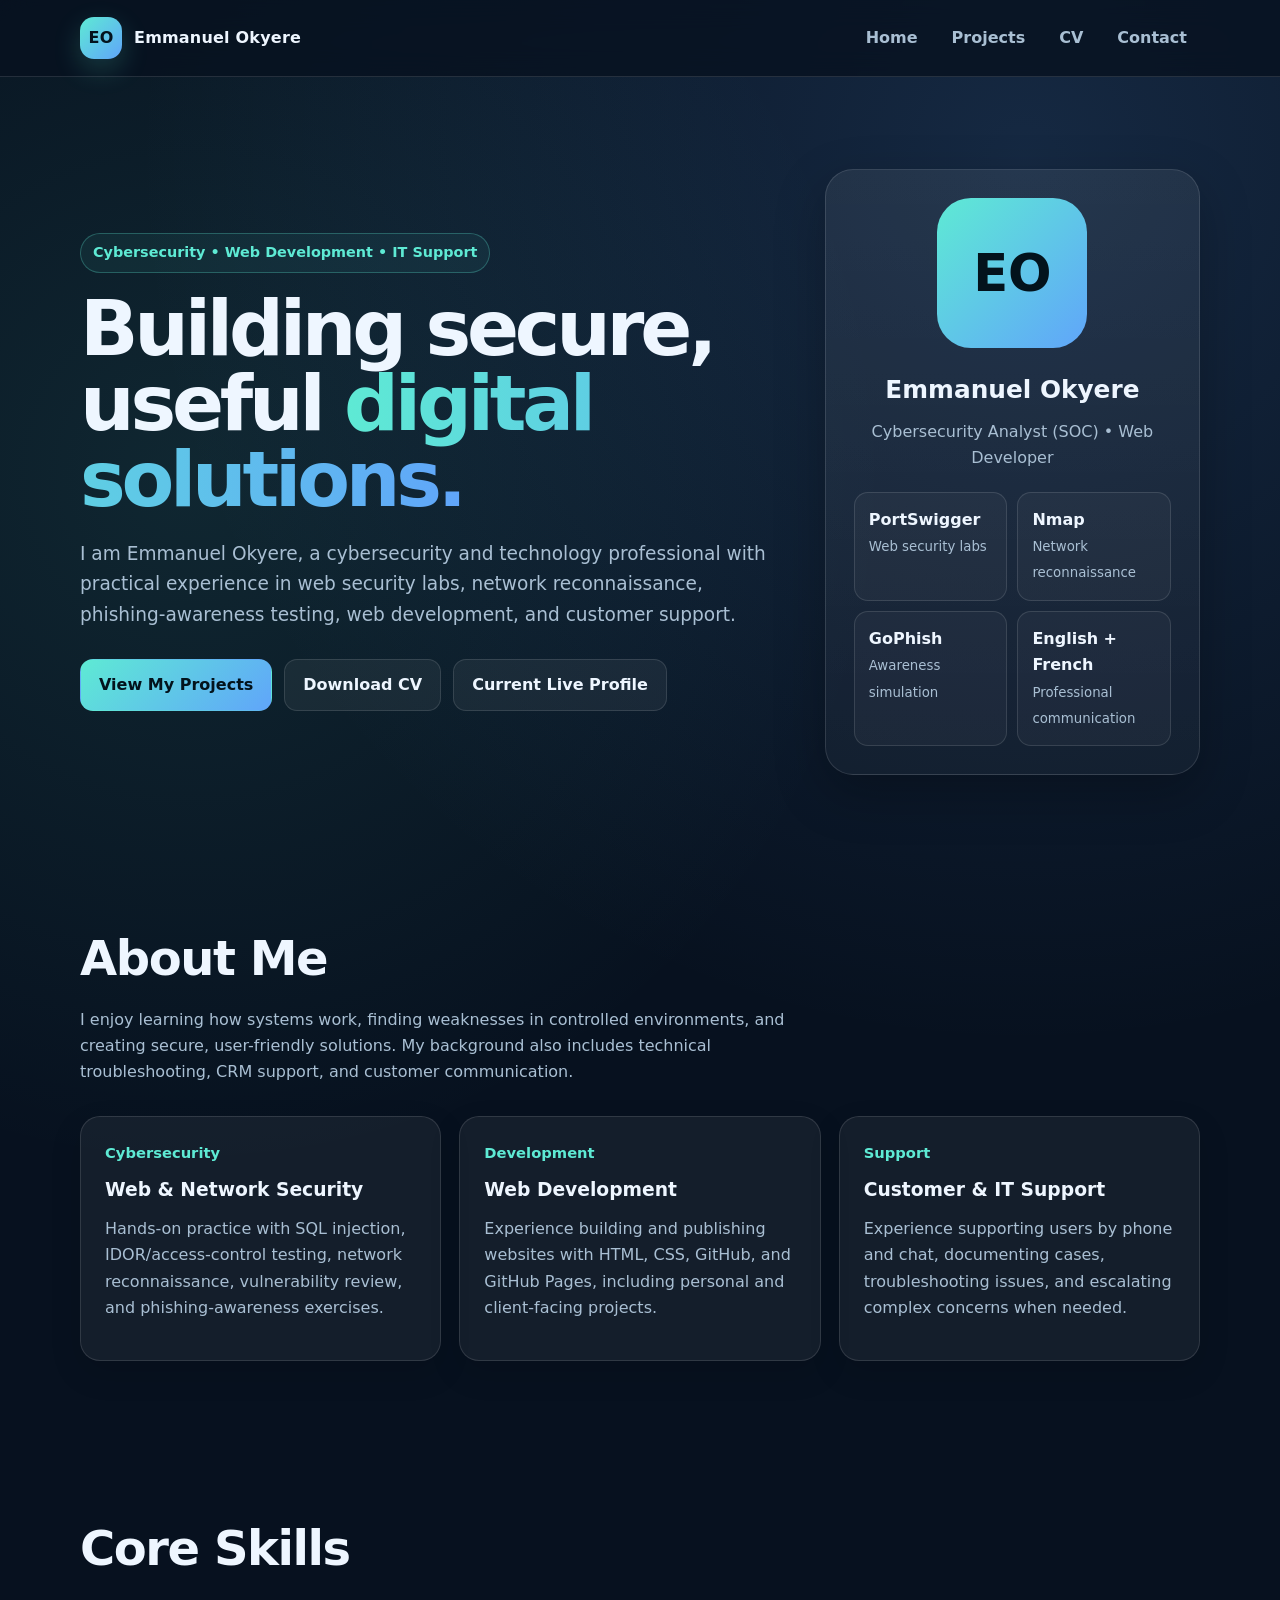
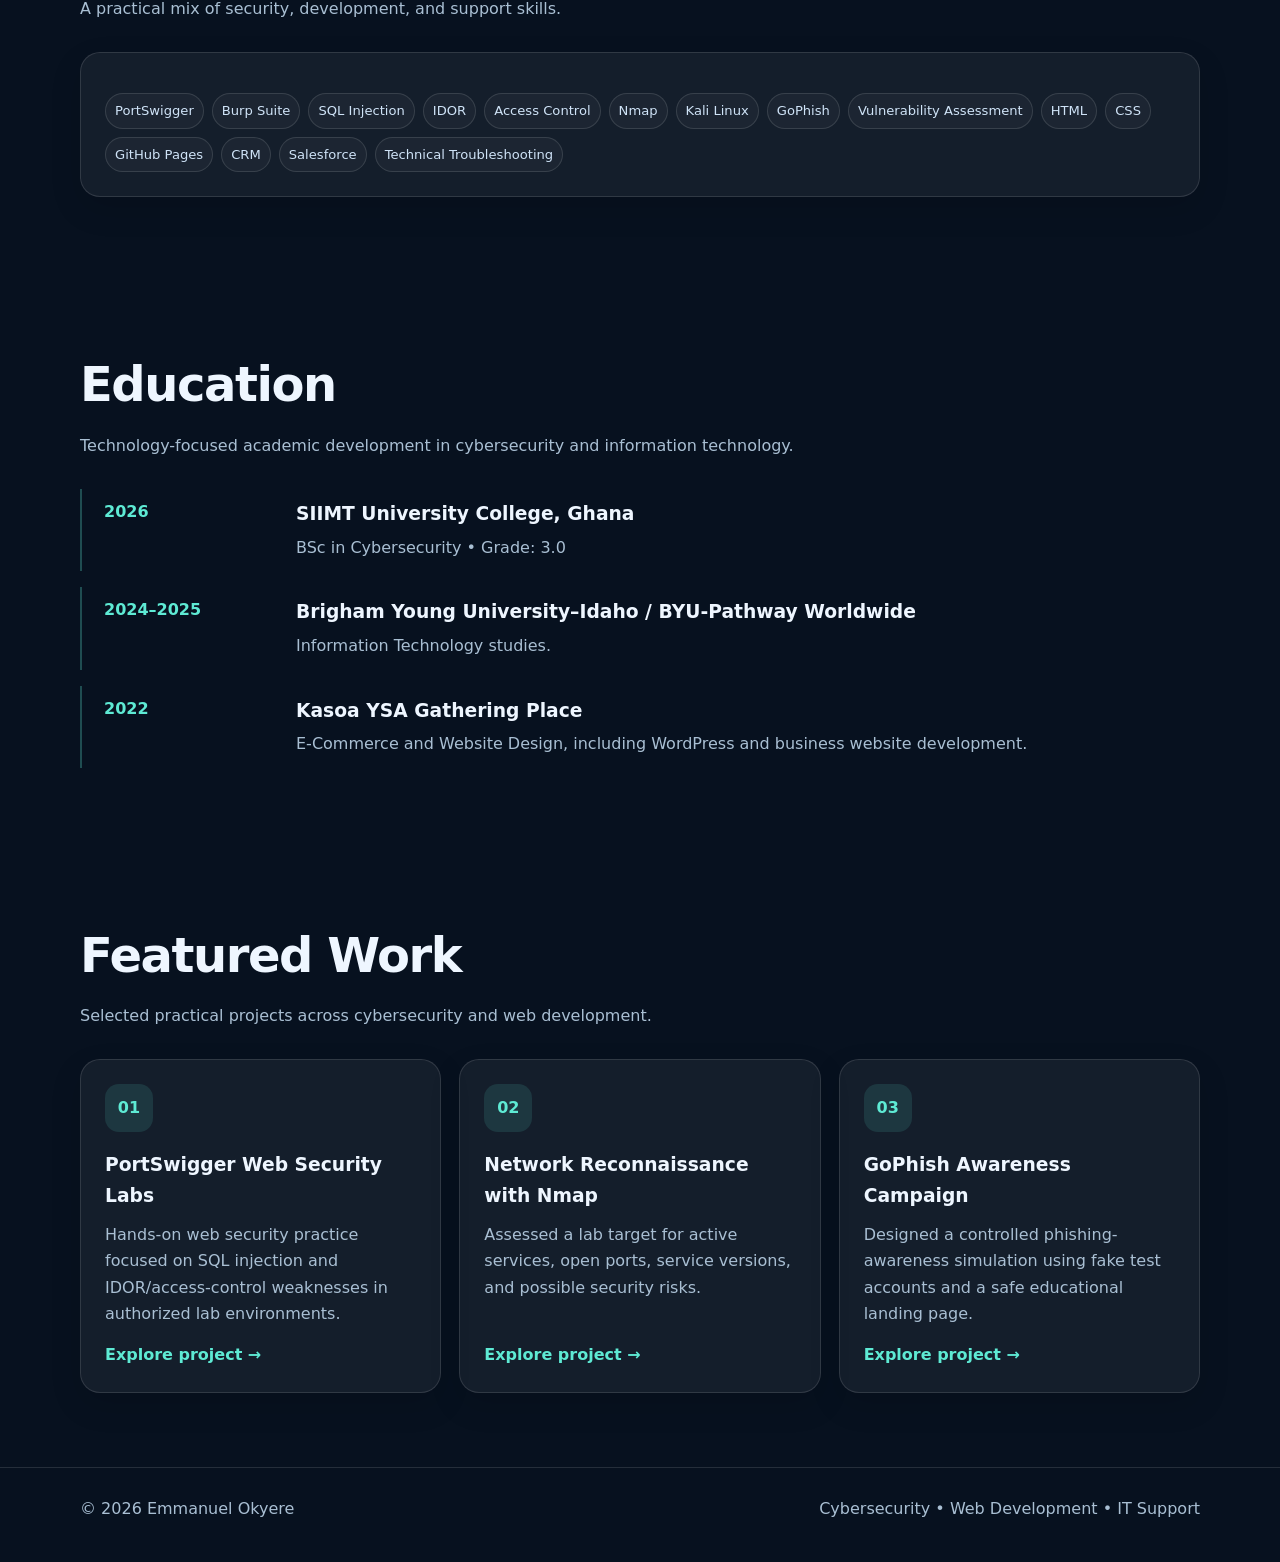
<file: index.html>
<!DOCTYPE html>
<html lang="en-US">
<head>
  <meta charset="utf-8">
  <meta name="viewport" content="width=device-width, initial-scale=1">
  <title>Emmanuel Okyere | Cybersecurity & Web Development</title>
  <meta name="description" content="Portfolio of Emmanuel Okyere, a cybersecurity analyst, web developer, and IT/customer support professional.">
  <meta name="author" content="Emmanuel Okyere">
  <link rel="stylesheet" href="styles/styles.css">
</head>
<body>

<header class="site-header">
  <div class="container navbar">
    <a class="brand" href="index.html">
      <span class="brand-mark">EO</span>
      <span>Emmanuel Okyere</span>
    </a>
    <nav>
      <a href="index.html">Home</a>
      <a href="myprojects.html">Projects</a>
      <a href="mycv.html">CV</a>
      <a href="getintouch.html">Contact</a>
    </nav>
  </div>
</header>

<main>
  <div class="container hero">
    <div>
      <span class="eyebrow">Cybersecurity • Web Development • IT Support</span>
      <h1>Building secure, useful <span>digital solutions.</span></h1>
      <p class="lead">I am Emmanuel Okyere, a cybersecurity and technology professional with practical experience in web security labs, network reconnaissance, phishing-awareness testing, web development, and customer support.</p>
      <div class="actions">
        <a class="btn btn-primary" href="myprojects.html">View My Projects</a>
        <a class="btn btn-secondary" href="docs/Emmanuel_Okyere_CV.pdf" target="_blank">Download CV</a>
        <a class="btn btn-secondary" href="https://emmakokyere.github.io/MyProfile/index.html" target="_blank" rel="noopener">Current Live Profile</a>
      </div>
    </div>
    <aside class="profile-card">
      <div class="avatar" aria-label="Emmanuel Okyere initials">EO</div>
      <h2>Emmanuel Okyere</h2>
      <p>Cybersecurity Analyst (SOC) • Web Developer</p>
      <div class="quick-stats">
        <div class="stat"><strong>PortSwigger</strong><small>Web security labs</small></div>
        <div class="stat"><strong>Nmap</strong><small>Network reconnaissance</small></div>
        <div class="stat"><strong>GoPhish</strong><small>Awareness simulation</small></div>
        <div class="stat"><strong>English + French</strong><small>Professional communication</small></div>
      </div>
    </aside>
  </div>

  <section>
    <div class="container">
      <div class="section-head">
        <h2>About Me</h2>
        <p>I enjoy learning how systems work, finding weaknesses in controlled environments, and creating secure, user-friendly solutions. My background also includes technical troubleshooting, CRM support, and customer communication.</p>
      </div>
      <div class="grid grid-3">
        <article class="card">
          <div class="meta">Cybersecurity</div>
          <h3>Web & Network Security</h3>
          <p>Hands-on practice with SQL injection, IDOR/access-control testing, network reconnaissance, vulnerability review, and phishing-awareness exercises.</p>
        </article>
        <article class="card">
          <div class="meta">Development</div>
          <h3>Web Development</h3>
          <p>Experience building and publishing websites with HTML, CSS, GitHub, and GitHub Pages, including personal and client-facing projects.</p>
        </article>
        <article class="card">
          <div class="meta">Support</div>
          <h3>Customer & IT Support</h3>
          <p>Experience supporting users by phone and chat, documenting cases, troubleshooting issues, and escalating complex concerns when needed.</p>
        </article>
      </div>
    </div>
  </section>

  <section>
    <div class="container">
      <div class="section-head">
        <h2>Core Skills</h2>
        <p>A practical mix of security, development, and support skills.</p>
      </div>
      <div class="card">
        <div class="tags">
          <span class="tag">PortSwigger</span><span class="tag">Burp Suite</span><span class="tag">SQL Injection</span>
          <span class="tag">IDOR</span><span class="tag">Access Control</span><span class="tag">Nmap</span>
          <span class="tag">Kali Linux</span><span class="tag">GoPhish</span><span class="tag">Vulnerability Assessment</span>
          <span class="tag">HTML</span><span class="tag">CSS</span><span class="tag">GitHub Pages</span>
          <span class="tag">CRM</span><span class="tag">Salesforce</span><span class="tag">Technical Troubleshooting</span>
        </div>
      </div>
    </div>
  </section>

  <section>
    <div class="container">
      <div class="section-head">
        <h2>Education</h2>
        <p>Technology-focused academic development in cybersecurity and information technology.</p>
      </div>
      <div class="timeline">
        <div class="item">
          <div class="date">2026</div>
          <div><h3>SIIMT University College, Ghana</h3><p>BSc in Cybersecurity • Grade: 3.0</p></div>
        </div>
        <div class="item">
          <div class="date">2024–2025</div>
          <div><h3>Brigham Young University–Idaho / BYU-Pathway Worldwide</h3><p>Information Technology studies.</p></div>
        </div>
        <div class="item">
          <div class="date">2022</div>
          <div><h3>Kasoa YSA Gathering Place</h3><p>E-Commerce and Website Design, including WordPress and business website development.</p></div>
        </div>
      </div>
    </div>
  </section>

  <section>
    <div class="container">
      <div class="section-head">
        <h2>Featured Work</h2>
        <p>Selected practical projects across cybersecurity and web development.</p>
      </div>
      <div class="grid grid-3">
        <article class="card project-card">
          <div><div class="icon">01</div><h3>PortSwigger Web Security Labs</h3><p>Hands-on web security practice focused on SQL injection and IDOR/access-control weaknesses in authorized lab environments.</p></div>
          <a class="text-link" href="myprojects.html#portswigger">Explore project →</a>
        </article>
        <article class="card project-card">
          <div><div class="icon">02</div><h3>Network Reconnaissance with Nmap</h3><p>Assessed a lab target for active services, open ports, service versions, and possible security risks.</p></div>
          <a class="text-link" href="myprojects.html#nmap">Explore project →</a>
        </article>
        <article class="card project-card">
          <div><div class="icon">03</div><h3>GoPhish Awareness Campaign</h3><p>Designed a controlled phishing-awareness simulation using fake test accounts and a safe educational landing page.</p></div>
          <a class="text-link" href="myprojects.html#gophish">Explore project →</a>
        </article>
      </div>
    </div>
  </section>
</main>

<footer>
  <div class="container footer-inner">
    <span>© 2026 Emmanuel Okyere</span>
    <span>Cybersecurity • Web Development • IT Support</span>
  </div>
</footer>

</body>
</html>
</file>
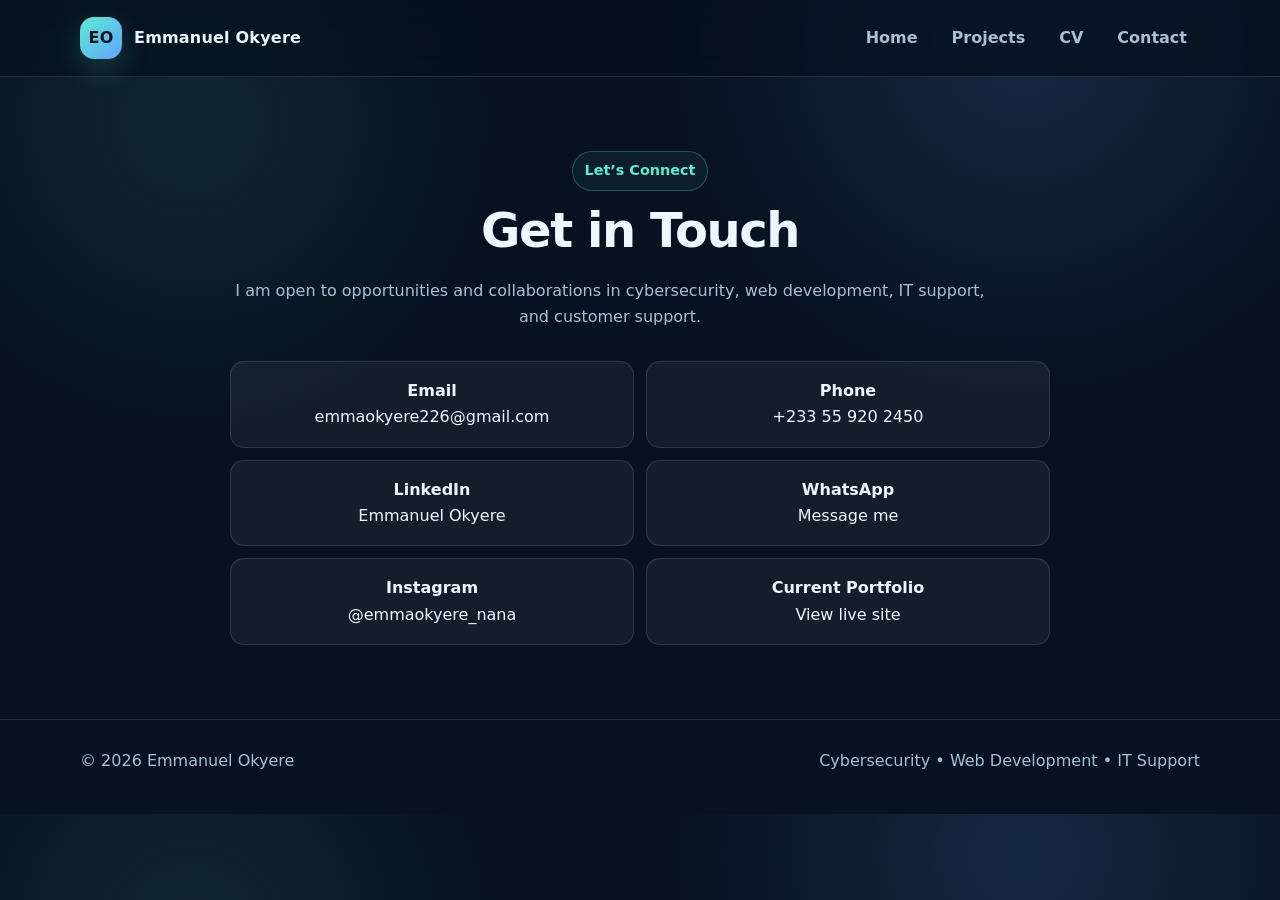
<file: getintouch.html>
<!DOCTYPE html>
<html lang="en-US">
<head>
  <meta charset="utf-8">
  <meta name="viewport" content="width=device-width, initial-scale=1">
  <title>Contact | Emmanuel Okyere</title>
  <meta name="description" content="Contact Emmanuel Okyere for cybersecurity, web development, and IT support opportunities.">
  <meta name="author" content="Emmanuel Okyere">
  <link rel="stylesheet" href="styles/styles.css">
</head>
<body>

<header class="site-header">
  <div class="container navbar">
    <a class="brand" href="index.html">
      <span class="brand-mark">EO</span>
      <span>Emmanuel Okyere</span>
    </a>
    <nav>
      <a href="index.html">Home</a>
      <a href="myprojects.html">Projects</a>
      <a href="mycv.html">CV</a>
      <a href="getintouch.html">Contact</a>
    </nav>
  </div>
</header>

<main>
  <section>
    <div class="container">
      <div class="contact-panel">
        <span class="eyebrow">Let’s Connect</span>
        <div class="section-head">
          <h2>Get in Touch</h2>
          <p>I am open to opportunities and collaborations in cybersecurity, web development, IT support, and customer support.</p>
        </div>
        <div class="contact-list">
          <a href="mailto:emmaokyere226@gmail.com"><strong>Email</strong><br><span>emmaokyere226@gmail.com</span></a>
          <a href="tel:+233559202450"><strong>Phone</strong><br><span>+233 55 920 2450</span></a>
          <a href="https://www.linkedin.com/in/emmanuel-okyere-018701210/" target="_blank" rel="noopener"><strong>LinkedIn</strong><br><span>Emmanuel Okyere</span></a>
          <a href="https://wa.me/qr/QDOBFCMBNAGQI1" target="_blank" rel="noopener"><strong>WhatsApp</strong><br><span>Message me</span></a>
          <a href="https://www.instagram.com/emmaokyere_nana" target="_blank" rel="noopener"><strong>Instagram</strong><br><span>@emmaokyere_nana</span></a>
          <a href="https://emmakokyere.github.io/MyProfile/index.html" target="_blank" rel="noopener"><strong>Current Portfolio</strong><br><span>View live site</span></a>
        </div>
      </div>
    </div>
  </section>
</main>

<footer>
  <div class="container footer-inner">
    <span>© 2026 Emmanuel Okyere</span>
    <span>Cybersecurity • Web Development • IT Support</span>
  </div>
</footer>

</body>
</html>
</file>
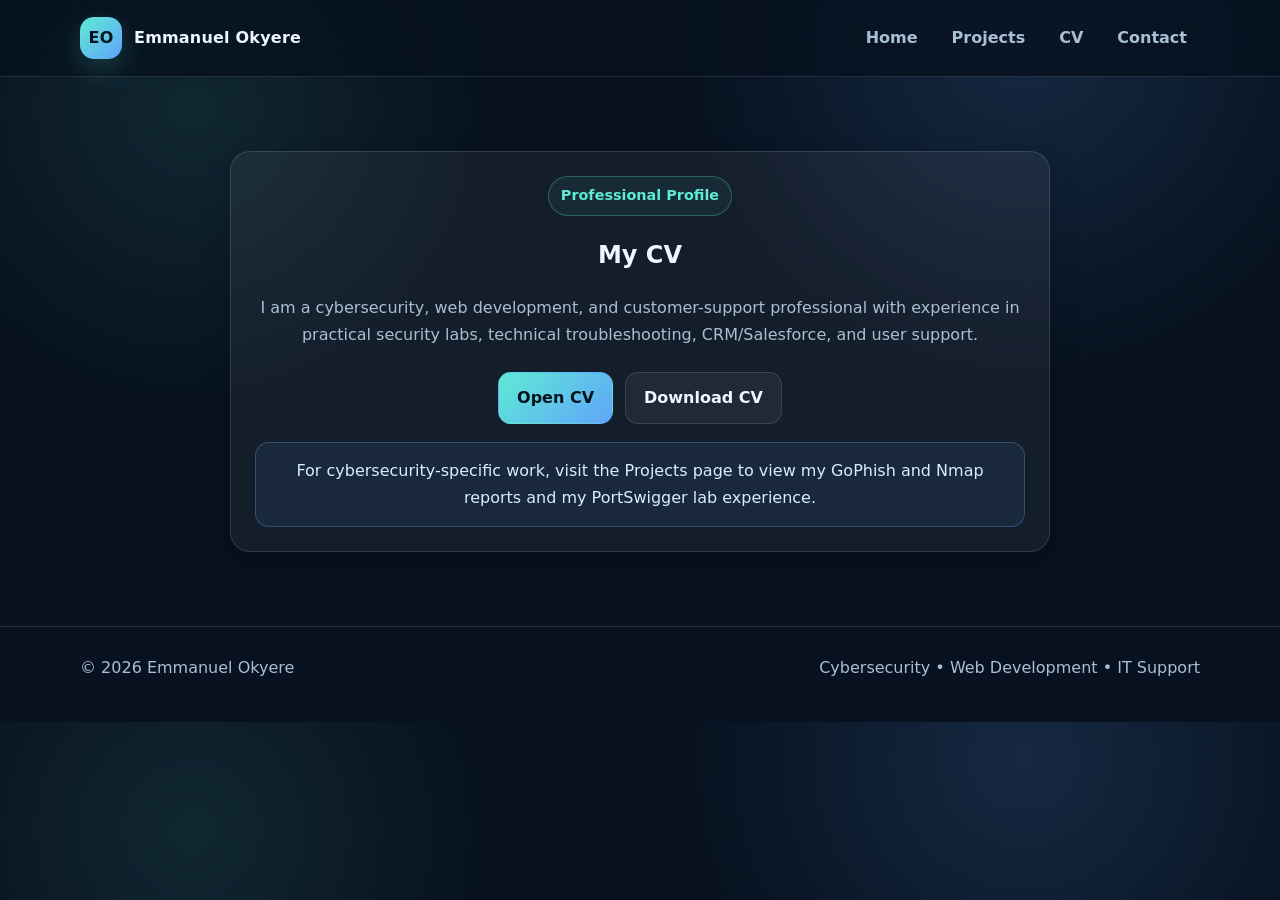
<file: mycv.html>
<!DOCTYPE html>
<html lang="en-US">
<head>
  <meta charset="utf-8">
  <meta name="viewport" content="width=device-width, initial-scale=1">
  <title>CV | Emmanuel Okyere</title>
  <meta name="description" content="CV and professional profile of Emmanuel Okyere.">
  <meta name="author" content="Emmanuel Okyere">
  <link rel="stylesheet" href="styles/styles.css">
</head>
<body>

<header class="site-header">
  <div class="container navbar">
    <a class="brand" href="index.html">
      <span class="brand-mark">EO</span>
      <span>Emmanuel Okyere</span>
    </a>
    <nav>
      <a href="index.html">Home</a>
      <a href="myprojects.html">Projects</a>
      <a href="mycv.html">CV</a>
      <a href="getintouch.html">Contact</a>
    </nav>
  </div>
</header>

<main>
  <section>
    <div class="container">
      <div class="cv-panel card">
        <span class="eyebrow">Professional Profile</span>
        <h1>My CV</h1>
        <p>I am a cybersecurity, web development, and customer-support professional with experience in practical security labs, technical troubleshooting, CRM/Salesforce, and user support.</p>
        <div class="actions" style="justify-content:center;margin-top:24px">
          <a class="btn btn-primary" href="docs/Emmanuel_Okyere_CV.pdf" target="_blank">Open CV</a>
          <a class="btn btn-secondary" href="docs/Emmanuel_Okyere_CV.pdf" download>Download CV</a>
        </div>
        <div class="notice">For cybersecurity-specific work, visit the Projects page to view my GoPhish and Nmap reports and my PortSwigger lab experience.</div>
      </div>
    </div>
  </section>
</main>

<footer>
  <div class="container footer-inner">
    <span>© 2026 Emmanuel Okyere</span>
    <span>Cybersecurity • Web Development • IT Support</span>
  </div>
</footer>

</body>
</html>
</file>
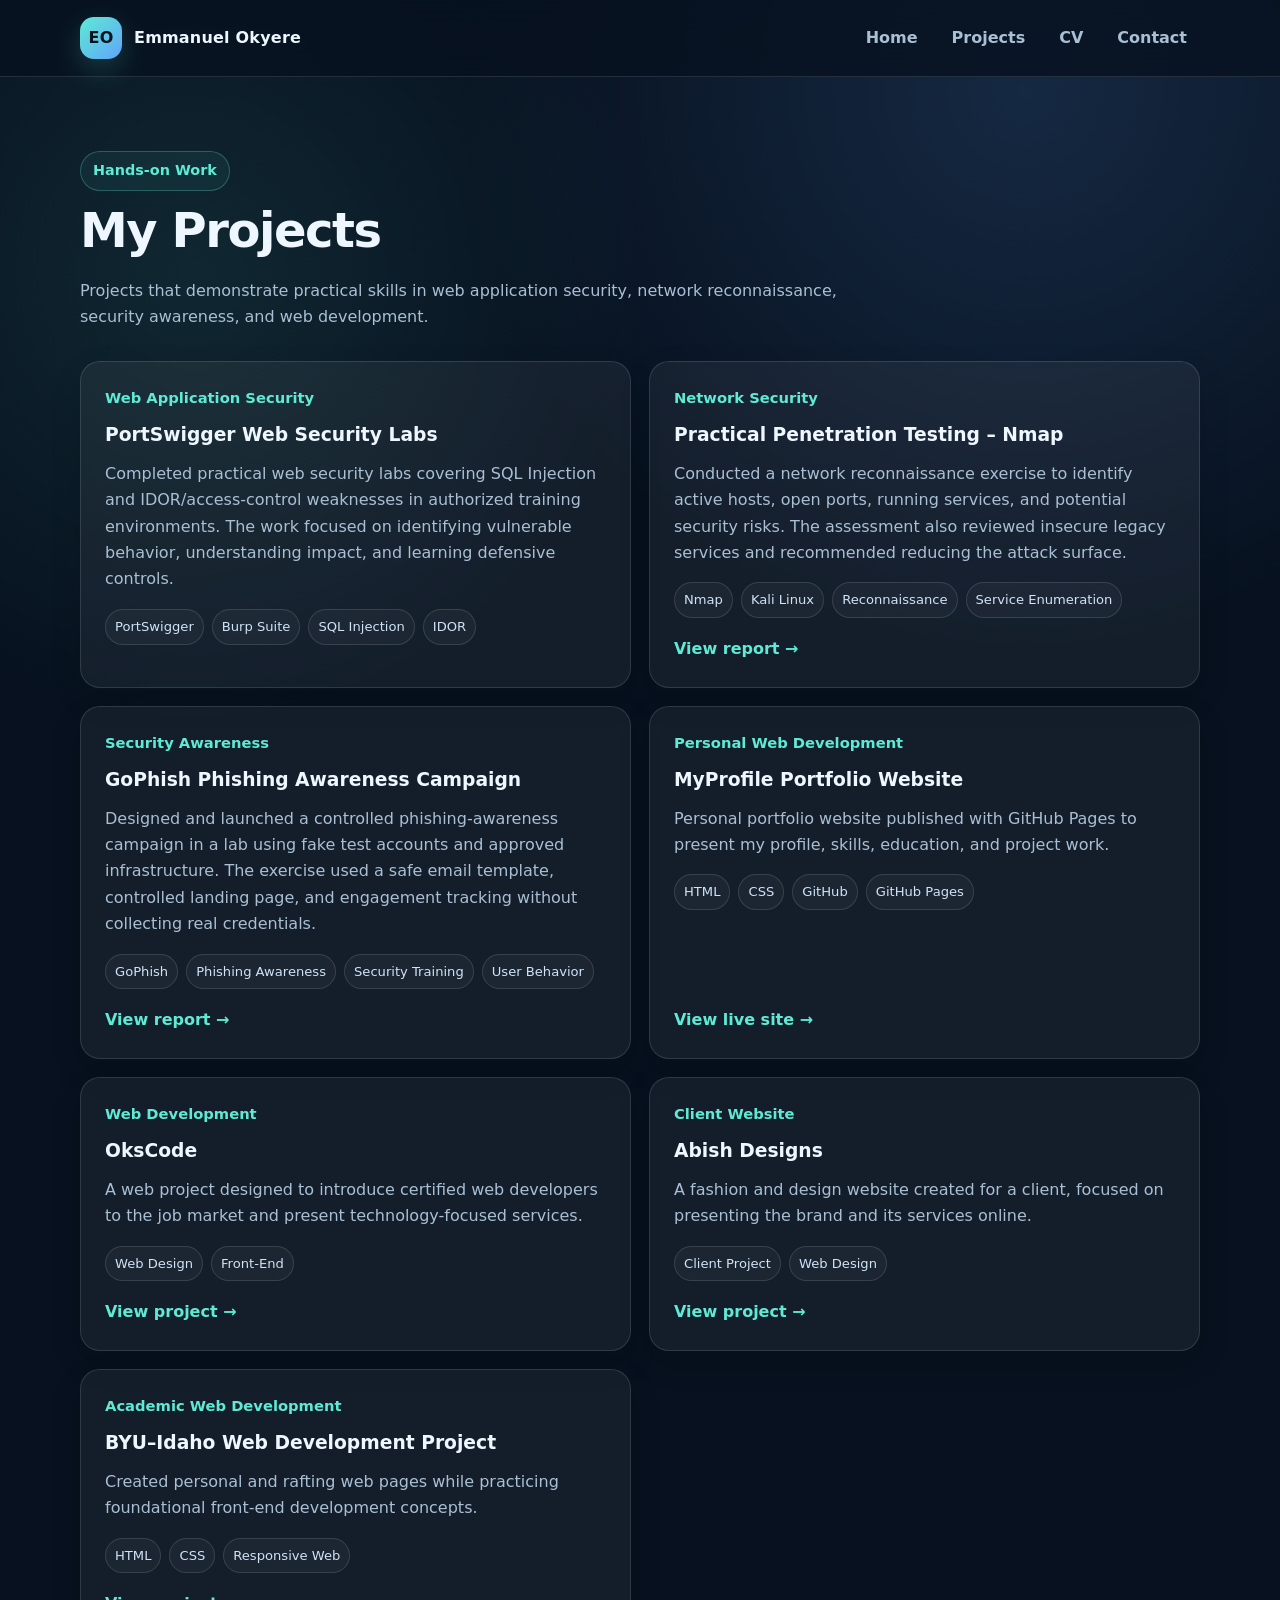
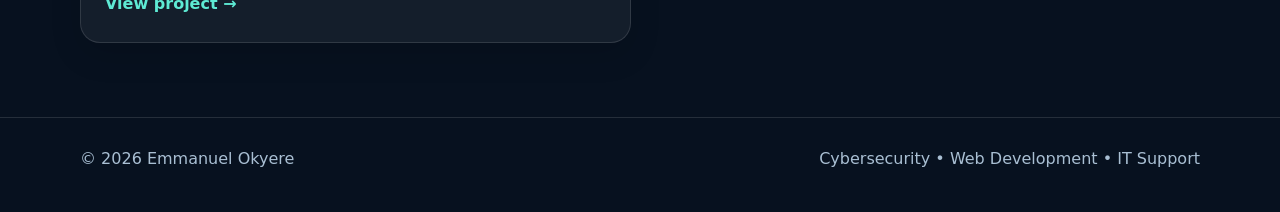
<file: myprojects.html>
<!DOCTYPE html>
<html lang="en-US">
<head>
  <meta charset="utf-8">
  <meta name="viewport" content="width=device-width, initial-scale=1">
  <title>Projects | Emmanuel Okyere</title>
  <meta name="description" content="Cybersecurity and web development projects by Emmanuel Okyere.">
  <meta name="author" content="Emmanuel Okyere">
  <link rel="stylesheet" href="styles/styles.css">
</head>
<body>

<header class="site-header">
  <div class="container navbar">
    <a class="brand" href="index.html">
      <span class="brand-mark">EO</span>
      <span>Emmanuel Okyere</span>
    </a>
    <nav>
      <a href="index.html">Home</a>
      <a href="myprojects.html">Projects</a>
      <a href="mycv.html">CV</a>
      <a href="getintouch.html">Contact</a>
    </nav>
  </div>
</header>

<main>
  <section>
    <div class="container">
      <div class="section-head">
        <span class="eyebrow">Hands-on Work</span>
        <h2>My Projects</h2>
        <p>Projects that demonstrate practical skills in web application security, network reconnaissance, security awareness, and web development.</p>
      </div>

      <div class="grid grid-2">
        <article class="card project-card" id="portswigger">
          <div>
            <div class="meta">Web Application Security</div>
            <h3>PortSwigger Web Security Labs</h3>
            <p>Completed practical web security labs covering SQL Injection and IDOR/access-control weaknesses in authorized training environments. The work focused on identifying vulnerable behavior, understanding impact, and learning defensive controls.</p>
            <div class="tags"><span class="tag">PortSwigger</span><span class="tag">Burp Suite</span><span class="tag">SQL Injection</span><span class="tag">IDOR</span></div>
          </div>
        </article>

        <article class="card project-card" id="nmap">
          <div>
            <div class="meta">Network Security</div>
            <h3>Practical Penetration Testing – Nmap</h3>
            <p>Conducted a network reconnaissance exercise to identify active hosts, open ports, running services, and potential security risks. The assessment also reviewed insecure legacy services and recommended reducing the attack surface.</p>
            <div class="tags"><span class="tag">Nmap</span><span class="tag">Kali Linux</span><span class="tag">Reconnaissance</span><span class="tag">Service Enumeration</span></div>
          </div>
          <div class="project-links">
            <a class="text-link" href="docs/Practical_Penetration_Testing_Exercise_Emmanuel_Okyere.pdf" target="_blank">View report →</a>
          </div>
        </article>

        <article class="card project-card" id="gophish">
          <div>
            <div class="meta">Security Awareness</div>
            <h3>GoPhish Phishing Awareness Campaign</h3>
            <p>Designed and launched a controlled phishing-awareness campaign in a lab using fake test accounts and approved infrastructure. The exercise used a safe email template, controlled landing page, and engagement tracking without collecting real credentials.</p>
            <div class="tags"><span class="tag">GoPhish</span><span class="tag">Phishing Awareness</span><span class="tag">Security Training</span><span class="tag">User Behavior</span></div>
          </div>
          <div class="project-links">
            <a class="text-link" href="docs/GOPHISH_TEST_EMMANUEL_OKYERE.pdf" target="_blank">View report →</a>
          </div>
        </article>

        <article class="card project-card">
          <div>
            <div class="meta">Personal Web Development</div>
            <h3>MyProfile Portfolio Website</h3>
            <p>Personal portfolio website published with GitHub Pages to present my profile, skills, education, and project work.</p>
            <div class="tags"><span class="tag">HTML</span><span class="tag">CSS</span><span class="tag">GitHub</span><span class="tag">GitHub Pages</span></div>
          </div>
          <div class="project-links">
            <a class="text-link" href="https://emmakokyere.github.io/MyProfile/index.html" target="_blank" rel="noopener">View live site →</a>
          </div>
        </article>

        <article class="card project-card">
          <div>
            <div class="meta">Web Development</div>
            <h3>OksCode</h3>
            <p>A web project designed to introduce certified web developers to the job market and present technology-focused services.</p>
            <div class="tags"><span class="tag">Web Design</span><span class="tag">Front-End</span></div>
          </div>
          <div class="project-links"><a class="text-link" href="https://okscode.com/" target="_blank" rel="noopener">View project →</a></div>
        </article>

        <article class="card project-card">
          <div>
            <div class="meta">Client Website</div>
            <h3>Abish Designs</h3>
            <p>A fashion and design website created for a client, focused on presenting the brand and its services online.</p>
            <div class="tags"><span class="tag">Client Project</span><span class="tag">Web Design</span></div>
          </div>
          <div class="project-links"><a class="text-link" href="https://Abishdesigns.okscode.com/" target="_blank" rel="noopener">View project →</a></div>
        </article>

        <article class="card project-card">
          <div>
            <div class="meta">Academic Web Development</div>
            <h3>BYU–Idaho Web Development Project</h3>
            <p>Created personal and rafting web pages while practicing foundational front-end development concepts.</p>
            <div class="tags"><span class="tag">HTML</span><span class="tag">CSS</span><span class="tag">Responsive Web</span></div>
          </div>
          <div class="project-links"><a class="text-link" href="https://emmakokyere.github.io/wdd130" target="_blank" rel="noopener">View project →</a></div>
        </article>
      </div>
    </div>
  </section>
</main>

<footer>
  <div class="container footer-inner">
    <span>© 2026 Emmanuel Okyere</span>
    <span>Cybersecurity • Web Development • IT Support</span>
  </div>
</footer>

</body>
</html>
</file>
<file: styles/styles.css>
:root {
  --bg: #07111f;
  --surface: #0d1b2a;
  --surface-2: #12263a;
  --card: rgba(255,255,255,0.055);
  --text: #eef6ff;
  --muted: #a9bfd3;
  --accent: #5eead4;
  --accent-2: #60a5fa;
  --line: rgba(255,255,255,0.12);
  --max: 1120px;
  --radius: 20px;
  --shadow: 0 18px 50px rgba(0,0,0,.25);
}

* { box-sizing: border-box; }
html { scroll-behavior: smooth; }
body {
  margin: 0;
  font-family: Inter, ui-sans-serif, system-ui, -apple-system, BlinkMacSystemFont, "Segoe UI", sans-serif;
  background:
    radial-gradient(circle at 80% 5%, rgba(96,165,250,.16), transparent 28%),
    radial-gradient(circle at 15% 15%, rgba(94,234,212,.10), transparent 24%),
    var(--bg);
  color: var(--text);
  line-height: 1.65;
}
a { color: inherit; text-decoration: none; }
img { max-width: 100%; display: block; }
.container { width: min(92%, var(--max)); margin: 0 auto; }

.site-header {
  position: sticky;
  top: 0;
  z-index: 20;
  backdrop-filter: blur(14px);
  background: rgba(7,17,31,.78);
  border-bottom: 1px solid var(--line);
}
.navbar {
  min-height: 76px;
  display: flex;
  align-items: center;
  justify-content: space-between;
  gap: 24px;
}
.brand {
  display: flex;
  align-items: center;
  gap: 12px;
  font-weight: 800;
  letter-spacing: .2px;
}
.brand-mark {
  width: 42px; height: 42px; border-radius: 14px;
  display: grid; place-items: center;
  color: #04131d; font-weight: 900;
  background: linear-gradient(135deg, var(--accent), var(--accent-2));
  box-shadow: 0 10px 28px rgba(94,234,212,.2);
}
nav { display: flex; gap: 8px; flex-wrap: wrap; justify-content: flex-end; }
nav a {
  padding: 10px 13px; border-radius: 12px;
  color: var(--muted); font-weight: 650;
}
nav a:hover, nav a.active { color: var(--text); background: var(--card); }

.hero {
  padding: 92px 0 70px;
  display: grid;
  grid-template-columns: 1.3fr .7fr;
  gap: 48px;
  align-items: center;
}
.eyebrow {
  display: inline-flex;
  gap: 8px;
  align-items: center;
  padding: 7px 12px;
  border: 1px solid rgba(94,234,212,.28);
  background: rgba(94,234,212,.06);
  color: var(--accent);
  border-radius: 999px;
  font-size: .9rem;
  font-weight: 750;
}
.hero h1 {
  margin: 18px 0 10px;
  font-size: clamp(2.8rem, 6vw, 5.4rem);
  line-height: .98;
  letter-spacing: -0.055em;
}
.hero h1 span {
  background: linear-gradient(90deg, var(--accent), var(--accent-2));
  -webkit-background-clip: text;
  color: transparent;
}
.hero .lead {
  max-width: 730px;
  color: var(--muted);
  font-size: 1.16rem;
  margin: 22px 0 28px;
}
.actions { display: flex; gap: 12px; flex-wrap: wrap; }
.btn {
  display: inline-flex; align-items: center; justify-content: center;
  padding: 12px 18px; border-radius: 13px; font-weight: 800;
  border: 1px solid transparent;
}
.btn-primary {
  color: #03131c;
  background: linear-gradient(135deg, var(--accent), var(--accent-2));
}
.btn-secondary {
  border-color: var(--line);
  background: var(--card);
  color: var(--text);
}
.profile-card {
  border: 1px solid var(--line);
  background: linear-gradient(180deg, rgba(255,255,255,.07), rgba(255,255,255,.035));
  border-radius: 28px;
  padding: 28px;
  box-shadow: var(--shadow);
}
.avatar {
  width: 150px; height: 150px; margin: 0 auto 22px;
  display: grid; place-items: center; border-radius: 34px;
  font-size: 3.2rem; font-weight: 900; color: #03131c;
  background: linear-gradient(135deg, var(--accent), var(--accent-2));
}
.profile-card h2 { margin: 0; text-align: center; font-size: 1.55rem; }
.profile-card p { color: var(--muted); text-align: center; margin: 8px 0 20px; }
.quick-stats {
  display: grid; grid-template-columns: repeat(2, 1fr);
  gap: 10px;
}
.stat {
  padding: 14px; border: 1px solid var(--line); border-radius: 14px;
  background: rgba(255,255,255,.035);
}
.stat strong { display: block; color: var(--text); }
.stat small { color: var(--muted); }

section { padding: 74px 0; }
.section-head { margin-bottom: 30px; }
.section-head h2 {
  margin: 0 0 8px; font-size: clamp(2rem, 4vw, 3rem); letter-spacing: -.03em;
}
.section-head p { margin: 0; color: var(--muted); max-width: 760px; }

.grid { display: grid; gap: 18px; }
.grid-3 { grid-template-columns: repeat(3, minmax(0,1fr)); }
.grid-2 { grid-template-columns: repeat(2, minmax(0,1fr)); }

.card {
  border: 1px solid var(--line);
  border-radius: var(--radius);
  background: var(--card);
  padding: 24px;
  box-shadow: 0 12px 32px rgba(0,0,0,.12);
}
.card h3 { margin: 0 0 10px; }
.card p { color: var(--muted); margin: 0 0 14px; }
.card .meta { color: var(--accent); font-weight: 750; font-size: .92rem; margin-bottom: 10px; }

.tags { display: flex; gap: 8px; flex-wrap: wrap; margin-top: 16px; }
.tag {
  color: #cfe3f7;
  border: 1px solid var(--line);
  background: rgba(255,255,255,.035);
  padding: 6px 9px; border-radius: 999px; font-size: .82rem;
}

.timeline { display: grid; gap: 16px; }
.timeline .item {
  display: grid; grid-template-columns: 170px 1fr; gap: 22px;
  border-left: 2px solid rgba(94,234,212,.28);
  padding: 10px 0 10px 22px;
}
.timeline .date { color: var(--accent); font-weight: 800; }
.timeline h3 { margin: 0 0 5px; }
.timeline p { margin: 0; color: var(--muted); }

.project-card {
  min-height: 260px;
  display: flex; flex-direction: column;
  justify-content: space-between;
}
.project-card .icon {
  width: 48px; height: 48px; display: grid; place-items: center;
  border-radius: 14px; background: rgba(94,234,212,.12);
  color: var(--accent); font-weight: 900; margin-bottom: 18px;
}
.project-links { display: flex; gap: 10px; flex-wrap: wrap; margin-top: 18px; }
.text-link { color: var(--accent); font-weight: 800; }
.text-link:hover { text-decoration: underline; }

.cv-panel, .contact-panel {
  max-width: 820px;
  margin: 0 auto;
  text-align: center;
}
.contact-list {
  margin: 28px auto 0;
  display: grid; grid-template-columns: repeat(2, minmax(0, 1fr)); gap: 12px;
}
.contact-list a {
  padding: 16px;
  border: 1px solid var(--line);
  border-radius: 14px;
  background: var(--card);
}
.contact-list a:hover { border-color: rgba(94,234,212,.45); }

.notice {
  border: 1px solid rgba(96,165,250,.30);
  background: rgba(96,165,250,.08);
  color: #d9ecff;
  padding: 15px 17px;
  border-radius: 14px;
  margin-top: 18px;
}

footer {
  border-top: 1px solid var(--line);
  padding: 28px 0 40px;
  color: var(--muted);
}
.footer-inner {
  display: flex; justify-content: space-between; gap: 20px; flex-wrap: wrap;
}
.footer-inner a { color: var(--text); }

@media (max-width: 850px) {
  .hero { grid-template-columns: 1fr; padding-top: 60px; }
  .profile-card { max-width: 520px; }
  .grid-3, .grid-2 { grid-template-columns: 1fr; }
  .timeline .item { grid-template-columns: 1fr; gap: 4px; }
}
@media (max-width: 620px) {
  .navbar { align-items: flex-start; padding: 14px 0; }
  .brand span:last-child { display: none; }
  nav { gap: 2px; }
  nav a { padding: 8px 9px; font-size: .92rem; }
  .contact-list { grid-template-columns: 1fr; }
}
</file>
